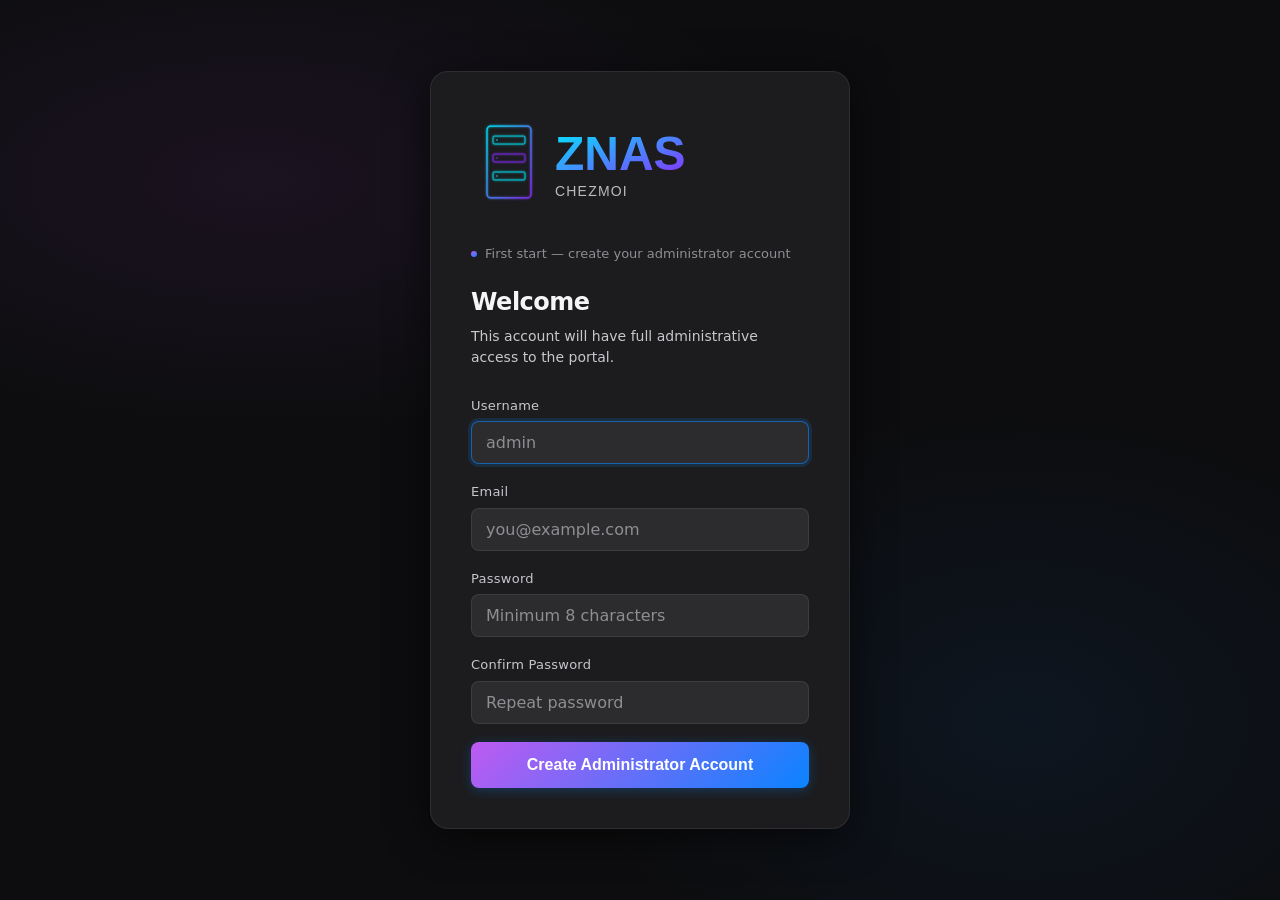
<file: static/setup.html>
<!DOCTYPE html>
<html lang="en">
<head>
  <meta charset="UTF-8">
  <meta name="viewport" content="width=device-width, initial-scale=1.0">
  <title>ZFS NAS — Initial Setup</title>
  <link rel="stylesheet" href="/static/style.css">
  <style>
    .setup-step {
      display: flex;
      align-items: center;
      gap: 8px;
      font-size: 13px;
      color: var(--text-3);
      margin-bottom: 20px;
    }
    .setup-step-dot {
      width: 6px; height: 6px;
      border-radius: 50%;
      background: var(--gradient);
    }
  </style>
</head>
<body>
  <div class="auth-page">
    <div class="auth-card">

      <div class="auth-logo">
        <img src="/static/logo.svg" alt="ZFS NAS" style="height:100px;width:320px;object-fit:contain;">
      </div>

      <div class="setup-step">
        <div class="setup-step-dot"></div>
        First start — create your administrator account
      </div>

      <h1>Welcome</h1>
      <p class="auth-subtitle">This account will have full administrative access to the portal.</p>

      <div id="alert" class="alert alert-error hidden"></div>

      <form id="setup-form" onsubmit="handleSetup(event)">
        <div class="form-group">
          <label for="username">Username</label>
          <input type="text" id="username" name="username"
                 placeholder="admin" autocomplete="username" required autofocus>
        </div>

        <div class="form-group">
          <label for="email">Email</label>
          <input type="email" id="email" name="email"
                 placeholder="you@example.com" autocomplete="email" required>
        </div>

        <div class="form-group">
          <label for="password">Password</label>
          <input type="password" id="password" name="password"
                 placeholder="Minimum 8 characters" autocomplete="new-password" required>
        </div>

        <div class="form-group">
          <label for="confirm_password">Confirm Password</label>
          <input type="password" id="confirm_password" name="confirm_password"
                 placeholder="Repeat password" autocomplete="new-password" required>
        </div>

        <button type="submit" class="btn btn-primary btn-lg" id="submit-btn">
          Create Administrator Account
        </button>
      </form>
    </div>
  </div>

  <script>
    async function handleSetup(e) {
      e.preventDefault();
      const btn = document.getElementById('submit-btn');
      const alert = document.getElementById('alert');
      alert.classList.add('hidden');

      const form = e.target;
      const password = form.password.value;
      const confirm  = form.confirm_password.value;

      if (password !== confirm) {
        showAlert('Passwords do not match.');
        return;
      }

      btn.disabled = true;
      btn.innerHTML = '<span class="spinner"></span> Creating account…';

      try {
        const resp = await fetch('/api/auth/setup', {
          method: 'POST',
          headers: { 'Content-Type': 'application/json' },
          body: JSON.stringify({
            username:         form.username.value.trim(),
            email:            form.email.value.trim(),
            password:         password,
            confirm_password: confirm,
          }),
        });

        const data = await resp.json();

        if (!resp.ok) {
          showAlert(data.error || 'Setup failed. Please try again.');
          btn.disabled = false;
          btn.innerHTML = 'Create Administrator Account';
          return;
        }

        btn.innerHTML = '✓ Account created — redirecting…';
        setTimeout(() => { window.location.href = '/login'; }, 800);

      } catch (err) {
        showAlert('Network error. Is the server reachable?');
        btn.disabled = false;
        btn.innerHTML = 'Create Administrator Account';
      }
    }

    function showAlert(msg) {
      const el = document.getElementById('alert');
      el.textContent = msg;
      el.classList.remove('hidden');
    }
  </script>
</body>
</html>
</file>
<file: static/style.css>
/* ===== ZFS NAS Portal — Global Design System ===== */

:root {
  --bg:          #0d0d0f;
  --surface:     #1c1c1e;
  --surface2:    #2c2c2e;
  --border:      rgba(255, 255, 255, 0.08);
  --border-focus: rgba(10, 132, 255, 0.6);

  --accent-1:    #bf5af2;
  --accent-2:    #0a84ff;
  --accent-3:    #32d74b;
  --accent-4:    #30d158;
  --accent-warn: #ffd60a;
  --accent-danger:#ff453a;
  --zvol-color:  #64d2ff;

  --gradient:    linear-gradient(135deg, var(--accent-1), var(--accent-2));
  --gradient-full: linear-gradient(135deg, #bf5af2, #0a84ff, #32d74b);

  --text:        #f5f5f7;
  --text-2:      #c7c7cc;
  --text-3:      #8e8e93;

  --radius:      12px;
  --radius-sm:   8px;
  --radius-lg:   18px;

  --shadow:      0 4px 24px rgba(0, 0, 0, 0.4);
  --shadow-lg:   0 8px 40px rgba(0, 0, 0, 0.6);
}

/* ===== Light theme overrides ===== */
body.light {
  --bg:          #f2f2f7;
  --surface:     #ffffff;
  --surface2:    #e5e5ea;
  --border:      rgba(0, 0, 0, 0.10);
  --border-focus: rgba(10, 132, 255, 0.6);
  --text:        #1c1c1e;
  --text-2:      #3a3a3c;
  --text-3:      #6c6c70;
  --shadow:      0 4px 24px rgba(0, 0, 0, 0.10);
  --shadow-lg:   0 8px 40px rgba(0, 0, 0, 0.18);
  --accent-warn: #d4a017;
  --zvol-color:  #0071a8;
}
body.light .badge-smbonly { background: rgba(212,160,23,0.15); color: #d4a017; }

*, *::before, *::after { box-sizing: border-box; margin: 0; padding: 0; }

html, body {
  height: 100%;
  background: var(--bg);
  color: var(--text);
  font-family: -apple-system, BlinkMacSystemFont, "SF Pro Display", "Segoe UI",
               system-ui, sans-serif;
  font-size: 15px;
  line-height: 1.5;
  -webkit-font-smoothing: antialiased;
}

a { color: var(--accent-2); text-decoration: none; }
a:hover { text-decoration: underline; }

/* ===== Typography ===== */
.logo {
  font-size: 22px;
  font-weight: 700;
  letter-spacing: -0.5px;
  background: var(--gradient-full);
  -webkit-background-clip: text;
  -webkit-text-fill-color: transparent;
  background-clip: text;
  filter: drop-shadow(0 0 12px rgba(191, 90, 242, 0.35));
}

h1 { font-size: 28px; font-weight: 700; letter-spacing: -0.5px; }
h2 { font-size: 20px; font-weight: 600; }
h3 { font-size: 16px; font-weight: 600; }

.text-2 { color: var(--text-2); }
.text-3 { color: var(--text-3); }
.text-sm { font-size: 13px; }
.text-xs { font-size: 11px; }

/* ===== Cards / Panels ===== */
.card {
  background: var(--surface);
  border: 1px solid var(--border);
  border-radius: var(--radius);
  padding: 24px;
  break-inside: avoid;
  margin-bottom: 20px;
}

.card-sm {
  background: var(--surface);
  border: 1px solid var(--border);
  border-radius: var(--radius-sm);
  padding: 16px;
}

/* ===== Buttons ===== */
.btn {
  display: inline-flex;
  align-items: center;
  gap: 6px;
  padding: 10px 20px;
  border-radius: var(--radius-sm);
  font-size: 14px;
  font-weight: 600;
  cursor: pointer;
  border: none;
  transition: opacity 0.15s, transform 0.1s;
  white-space: nowrap;
}
.btn:active { transform: scale(0.97); }
.btn:disabled { opacity: 0.4; cursor: not-allowed; }

.btn-primary {
  background: var(--gradient);
  color: #fff;
  box-shadow: 0 2px 12px rgba(10, 132, 255, 0.3);
}
.btn-primary:hover:not(:disabled) { opacity: 0.88; }

.btn-ghost {
  background: transparent;
  color: var(--text-2);
  border: 1px solid var(--border);
}
.btn-ghost:hover:not(:disabled) { background: var(--surface2); color: var(--text); }

.btn-danger {
  background: var(--accent-danger);
  color: #fff;
}
.btn-danger:hover:not(:disabled) { opacity: 0.85; }

.btn-sm { padding: 6px 14px; font-size: 13px; }
.btn-lg { padding: 14px 28px; font-size: 16px; width: 100%; justify-content: center; }

/* ===== Forms ===== */
.form-group {
  display: flex;
  flex-direction: column;
  gap: 6px;
  margin-bottom: 18px;
}

label {
  font-size: 13px;
  font-weight: 500;
  color: var(--text-2);
  letter-spacing: 0.02em;
}

input[type="text"],
input[type="email"],
input[type="password"],
input[type="number"],
select,
textarea {
  background: var(--surface2);
  border: 1px solid var(--border);
  border-radius: var(--radius-sm);
  color: var(--text);
  font-size: 16px; /* 16px minimum prevents iOS auto-zoom on focus */
  padding: 11px 14px;
  outline: none;
  transition: border-color 0.15s, box-shadow 0.15s;
  width: 100%;
  font-family: inherit;
}

input:focus, select:focus, textarea:focus {
  border-color: var(--border-focus);
  box-shadow: 0 0 0 3px rgba(10, 132, 255, 0.15);
}

input::placeholder { color: var(--text-3); }

/* ===== Alerts ===== */
.alert {
  padding: 12px 16px;
  border-radius: var(--radius-sm);
  font-size: 14px;
  margin-bottom: 16px;
}
.alert-error {
  background: rgba(255, 69, 58, 0.12);
  border: 1px solid rgba(255, 69, 58, 0.3);
  color: #ff6b61;
}
.alert-success {
  background: rgba(50, 215, 75, 0.12);
  border: 1px solid rgba(50, 215, 75, 0.3);
  color: var(--accent-3);
}
.alert-info {
  background: rgba(10, 132, 255, 0.12);
  border: 1px solid rgba(10, 132, 255, 0.3);
  color: #5aafff;
}

/* ===== Badge / Pill ===== */
.badge {
  display: inline-block;
  padding: 2px 9px;
  border-radius: 99px;
  font-size: 11px;
  font-weight: 600;
  letter-spacing: 0.03em;
}
.badge-admin   { background: rgba(191,90,242,0.18); color: #d47fff; }
.badge-readonly { background: rgba(10,132,255,0.15); color: #5aafff; }
.badge-smbonly { background: rgba(255,214,10,0.15); color: #ffd60a; }
.badge-ok      { background: rgba(50,215,75,0.15); color: var(--accent-3); }
.badge-error   { background: rgba(255,69,58,0.15); color: var(--accent-danger); }

/* ===== Spinner ===== */
@keyframes spin { to { transform: rotate(360deg); } }
.spinner {
  width: 18px; height: 18px;
  border: 2px solid var(--border);
  border-top-color: var(--accent-2);
  border-radius: 50%;
  animation: spin 0.7s linear infinite;
  display: inline-block;
}

/* ===== Divider ===== */
.divider {
  height: 1px;
  background: var(--border);
  margin: 20px 0;
}

/* ===== Auth layout (login / setup pages) ===== */
.auth-page {
  min-height: 100vh;
  min-height: 100dvh;
  display: flex;
  align-items: center;
  justify-content: center;
  padding: 24px;
  background:
    radial-gradient(ellipse 60% 40% at 20% 20%, rgba(191,90,242,0.08) 0%, transparent 70%),
    radial-gradient(ellipse 50% 50% at 80% 80%, rgba(10,132,255,0.07) 0%, transparent 70%),
    var(--bg);
}

.auth-card {
  background: var(--surface);
  border: 1px solid var(--border);
  border-radius: var(--radius-lg);
  padding: 40px;
  width: 100%;
  max-width: 420px;
  box-shadow: var(--shadow-lg);
}

.auth-logo {
  display: flex;
  align-items: center;
  gap: 10px;
  margin-bottom: 32px;
}

.auth-logo-icon {
  width: 40px; height: 40px;
  border-radius: 10px;
  background: var(--gradient);
  display: flex; align-items: center; justify-content: center;
  font-size: 20px;
  box-shadow: 0 4px 16px rgba(191,90,242,0.3);
}

.auth-card h1 {
  font-size: 24px;
  margin-bottom: 6px;
}

.auth-subtitle {
  color: var(--text-2);
  font-size: 14px;
  margin-bottom: 28px;
}

/* ===== Main app layout ===== */
.app-layout {
  display: flex;
  height: 100vh;
  height: 100dvh; /* iOS Safari: dynamic viewport excludes browser chrome */
  overflow: hidden;
}

/* Sidebar */
.sidebar {
  width: 190px;
  min-width: 190px;
  background: var(--surface);
  border-right: 1px solid var(--border);
  display: flex;
  flex-direction: column;
  padding: 20px 0;
  overflow-y: auto;
  overflow-x: hidden;
}

.sidebar-header {
  padding: 0 20px 20px;
  border-bottom: 1px solid var(--border);
  margin-bottom: 12px;
}

.sidebar-header .logo {
  font-size: 18px;
}

.sidebar-section {
  padding: 6px 12px;
  font-size: 10px;
  font-weight: 700;
  letter-spacing: 0.1em;
  color: var(--text-3);
  text-transform: uppercase;
  margin-top: 12px;
}

.nav-item {
  display: flex;
  align-items: center;
  gap: 10px;
  padding: 9px 20px;
  font-size: 14px;
  font-weight: 500;
  color: var(--text-2);
  cursor: pointer;
  border-radius: 0;
  transition: background 0.1s, color 0.1s;
  border: none;
  background: none;
  width: 100%;
  text-align: left;
}
.nav-item:hover { background: var(--surface2); color: var(--text); }
.nav-item.active {
  background: rgba(10, 132, 255, 0.12);
  color: var(--accent-2);
  font-weight: 600;
}

.nav-icon { width: 18px; text-align: center; font-size: 16px; opacity: 0.8; }

/* Main content */
.main-content {
  flex: 1;
  display: flex;
  flex-direction: column;
  overflow: hidden;
}

/* Top bar with pool chart — border-bottom only when io-bar is hidden */
.topbar {
  background: var(--surface);
  border-bottom: 1px solid var(--border);
  padding: 8px 16px;
  flex-shrink: 0;
}
/* When io-bar is visible it follows immediately and provides its own border-bottom,
   so suppress the topbar separator to keep capacity bar + IO graphs visually merged. */
.topbar:has(+ #io-bar.io-bar-visible) {
  border-bottom: none;
}

.topbar-inner {
  display: grid;
  grid-template-columns: 1fr auto 1fr;
  align-items: center;
  margin-bottom: 10px;
}

.topbar-title {
  font-size: 13px;
  font-weight: 600;
  color: var(--text-2);
  justify-self: start;
}

/* Pool bar chart — liquid cylinder */
.pool-bar-container {
  height: 44px;
  background: var(--surface2);
  border-radius: 22px;
  overflow: hidden;
  position: relative;
  display: flex;
  box-shadow:
    inset 0 2px 6px rgba(0,0,0,0.55),
    inset 0 -1px 3px rgba(255,255,255,0.04),
    0 1px 0 rgba(255,255,255,0.04);
}
/* Glass highlight overlay */
.pool-bar-container::after {
  content: '';
  position: absolute;
  inset: 0;
  border-radius: 22px;
  background: linear-gradient(
    180deg,
    rgba(255,255,255,0.16) 0%,
    rgba(255,255,255,0.04) 40%,
    transparent 60%
  );
  pointer-events: none;
  z-index: 5;
}

.pool-bar-segment {
  height: 100%;
  display: flex;
  align-items: center;
  justify-content: center;
  font-size: 11px;
  font-weight: 600;
  color: rgba(255,255,255,0.92);
  cursor: pointer;
  transition: filter 0.15s;
  white-space: nowrap;
  overflow: hidden;
  min-width: 0;
  position: relative;
  text-shadow: 0 1px 3px rgba(0,0,0,0.5);
}
.pool-bar-segment:hover { filter: brightness(1.2); z-index: 4; }

.pool-bar-legend {
  display: flex;
  flex-wrap: wrap;
  gap: 12px;
  margin-top: 8px;
}

.pool-bar-legend-item {
  display: flex;
  align-items: center;
  gap: 6px;
  font-size: 12px;
  color: var(--text-2);
  cursor: pointer;
}

.pool-bar-legend-dot {
  width: 8px; height: 8px;
  border-radius: 50%;
  flex-shrink: 0;
}

/* Pages container — wraps all page divs, handles scrolling */
.pages-container {
  flex: 1;
  overflow-y: auto;
  min-height: 0;
}

/* Individual page */
.page {
  padding: 28px 32px;
}

.page-header {
  display: flex;
  align-items: center;
  justify-content: space-between;
  margin-bottom: 24px;
}

/* ===== Tables ===== */
.table-wrap {
  border: 1px solid var(--border);
  border-radius: var(--radius);
  overflow-x: auto;
  -webkit-overflow-scrolling: touch;
}

table {
  width: 100%;
  border-collapse: collapse;
}

thead tr {
  background: var(--surface2);
}

th {
  padding: 11px 16px;
  font-size: 12px;
  font-weight: 600;
  text-transform: uppercase;
  letter-spacing: 0.05em;
  color: var(--text-3);
  text-align: center;
  vertical-align: middle;
}

td {
  padding: 13px 16px;
  font-size: 14px;
  border-top: 1px solid var(--border);
}

tr:hover td { background: rgba(255,255,255,0.02); }

/* ===== User avatar ===== */
.avatar {
  width: 32px; height: 32px;
  border-radius: 50%;
  background: var(--gradient);
  display: inline-flex;
  align-items: center;
  justify-content: center;
  font-size: 13px;
  font-weight: 700;
  color: #fff;
  flex-shrink: 0;
}

/* ===== Modal ===== */
.modal-backdrop {
  position: fixed; inset: 0;
  background: rgba(0, 0, 0, 0.6);
  backdrop-filter: blur(4px);
  display: flex;
  align-items: center;
  justify-content: center;
  z-index: 100;
  padding: 24px;
}

.modal {
  background: var(--surface);
  border: 1px solid var(--border);
  border-radius: var(--radius-lg);
  padding: 32px;
  width: 100%;
  max-width: 480px;
  box-shadow: var(--shadow-lg);
  max-height: calc(100vh - 48px);
  overflow-y: auto;
}

.modal-header {
  display: flex;
  align-items: center;
  justify-content: space-between;
  margin-bottom: 24px;
}

.modal-close {
  background: none;
  border: none;
  color: var(--text-3);
  font-size: 20px;
  cursor: pointer;
  padding: 4px;
  line-height: 1;
}
.modal-close:hover { color: var(--text); }

.modal-body {
  padding-bottom: 4px;
}

.modal-footer {
  display: flex;
  align-items: center;
  justify-content: flex-end;
  gap: 8px;
  margin-top: 28px;
  padding-top: 16px;
  border-top: 1px solid var(--border);
}

/* ===== Terminal Panel ===== */
.term-panel {
  flex-shrink: 0;
  display: flex;
  flex-direction: column;
  height: 460px;
  background: #0d0d0f;
  border-top: 2px solid var(--accent-2);
}
.term-panel.hidden { display: none; }
.term-panel-header {
  display: flex;
  align-items: center;
  gap: 10px;
  padding: 0 16px;
  height: 36px;
  flex-shrink: 0;
  background: var(--surface);
  border-bottom: 1px solid var(--border);
}

/* ===== Activity Bar (bottom of main content) ===== */
.activity-bar {
  flex-shrink: 0;
  background: var(--surface);
  border-top: 1px solid var(--border);
  transition: height 0.2s cubic-bezier(.4,0,.2,1);
  overflow: hidden;
  display: flex;
  flex-direction: column;
}
.activity-bar.collapsed { height: 38px; }
.activity-bar.expanded  { height: 220px; }

.activity-bar-header {
  display: flex;
  align-items: center;
  gap: 10px;
  padding: 0 20px;
  height: 38px;
  cursor: pointer;
  flex-shrink: 0;
  user-select: none;
}
.activity-bar-header:hover { background: rgba(255,255,255,0.03); }
.activity-bar-title { font-size: 12px; font-weight: 600; color: var(--text-2); }
.activity-bar-body {
  flex: 1;
  overflow-y: auto;
  padding: 0 20px 12px;
  display: flex;
  flex-direction: column;
  gap: 0;
}

.ab-row {
  display: flex;
  align-items: flex-start;
  gap: 10px;
  padding: 6px 0;
  border-bottom: 1px solid rgba(255,255,255,0.04);
  font-size: 12px;
  line-height: 1.4;
}
.ab-row:last-child { border-bottom: none; }
.ab-time { color: var(--text-3); white-space: nowrap; min-width: 110px; }
.ab-icon { flex-shrink: 0; }
.ab-user { font-weight: 600; color: var(--text); }
.ab-action { color: var(--text-2); }
.ab-target { color: var(--text-3); }
.ab-job-row {
  display: flex;
  align-items: center;
  gap: 10px;
  padding: 6px 0;
  font-size: 12px;
  color: var(--accent-2);
  border-bottom: 1px solid rgba(255,255,255,0.04);
}

/* ===== Prereqs Modal ===== */
#prereq-list {
  display: grid;
  grid-template-columns: repeat(auto-fill, minmax(280px, 1fr));
  column-gap: 32px;
}
.prereq-row {
  display: flex;
  align-items: center;
  justify-content: space-between;
  padding: 10px 0;
  border-bottom: 1px solid var(--border);
  font-size: 14px;
}
.prereq-name { font-weight: 600; }
.prereq-desc { font-size: 12px; color: var(--text-2); margin-top: 2px; }

/* Stream output box (install / update output) */
.stream-box {
  background: #0a0a0c;
  border: 1px solid var(--border);
  border-radius: var(--radius-sm);
  padding: 12px;
  font-family: "SF Mono", "Fira Code", monospace;
  font-size: 12px;
  color: #b4f0a0;
  height: 240px;
  overflow-y: auto;
  white-space: pre-wrap;
  word-break: break-all;
  margin-top: 12px;
}

/* ===== Misc utils ===== */
.flex { display: flex; }
.flex-col { flex-direction: column; }
.items-center { align-items: center; }
.justify-between { justify-content: space-between; }
.gap-2 { gap: 8px; }
.gap-3 { gap: 12px; }
.gap-4 { gap: 16px; }
.mt-2 { margin-top: 8px; }
.mt-4 { margin-top: 16px; }
.mb-4 { margin-bottom: 16px; }
.w-full { width: 100%; }
.hidden { display: none !important; }

/* ===== Responsive: slim icon-only sidebar on small screens ===== */
@media (max-width: 600px) {
  .sidebar {
    width: 52px;
    min-width: 52px;
    padding: 8px 0;
  }
  .sidebar-header {
    display: none;
  }
  .sidebar-section {
    display: none;
  }
  .nav-label {
    display: none;
  }
  .nav-item {
    justify-content: center;
    padding: 11px 0;
    gap: 0;
  }
  .nav-icon {
    width: auto;
    font-size: 20px;
    opacity: 0.85;
  }
  .nav-item.active .nav-icon {
    opacity: 1;
  }
  .sidebar-footer {
    display: none;
  }
  .nav-dot {
    display: none !important;
  }
  .sidebar-collapse-row {
    display: none;
  }
}

/* Collapse-button row — sits in the existing margin gap above the first sidebar section */
.sidebar-collapse-row {
  display: flex;
  justify-content: flex-end;
  padding: 2px 10px 0;
}

/* ===== Programmatic compact sidebar (mirrors the responsive media query above) ===== */
.sidebar.sidebar-compact {
  width: 52px;
  min-width: 52px;
  padding: 8px 0;
}
.sidebar.sidebar-compact .sidebar-header { display: none; }
.sidebar.sidebar-compact .sidebar-section { display: none; }
.sidebar.sidebar-compact .nav-label { display: none; }
.sidebar.sidebar-compact .nav-item { justify-content: center; padding: 11px 0; gap: 0; }
.sidebar.sidebar-compact .nav-icon { width: auto; font-size: 20px; opacity: 0.85; }
.sidebar.sidebar-compact .nav-item.active .nav-icon { opacity: 1; }
.sidebar.sidebar-compact .sidebar-footer { display: none; }
.sidebar.sidebar-compact .nav-dot { display: none !important; }
.sidebar.sidebar-compact .sidebar-collapse-row { display: none; }
.sidebar.sidebar-compact #sidebar-expand-btn { display: flex !important; }

/* ===== Capacity Trend page ===== */
.cap-range-btn {
  padding: 4px 12px;
  font-size: 12px;
  font-weight: 600;
  border-radius: 6px;
  border: 1px solid var(--border);
  background: transparent;
  color: var(--text-2);
  cursor: pointer;
  transition: background .15s, color .15s;
}
.cap-range-btn:hover {
  background: var(--surface-2);
  color: var(--text);
}
.cap-range-btn.active {
  background: rgba(10,132,255,0.15);
  border-color: rgba(10,132,255,0.4);
  color: var(--accent-2);
}
.cap-selector-panel {
  position: absolute;
  top: calc(100% + 4px);
  left: 0;
  z-index: 50;
  background: var(--surface);
  border: 1px solid var(--border);
  border-radius: 10px;
  padding: 16px;
  min-width: 340px;
  box-shadow: var(--shadow);
}

/* Capacity Trend — inner tab bar */
.cap-tab {
  padding: 8px 18px;
  font-size: 13px;
  font-weight: 600;
  border: none;
  background: none;
  cursor: pointer;
  color: var(--text-2);
  border-bottom: 2px solid transparent;
  margin-bottom: -1px;
  border-radius: 0;
  transition: color .15s, border-color .15s;
}
.cap-tab:hover { color: var(--text); }
.cap-tab.active {
  color: var(--accent-2);
  border-bottom-color: var(--accent-2);
}

/* Responsive scan-time label in Dataset Tree Usage tab */
.cap-scan-short { display: none; }
@media (max-width: 680px) {
  .cap-scan-long  { display: none; }
  .cap-scan-short { display: inline; }
}

/* ===== Row burger menu ===== */
.row-menu-btn {
  background: none; border: 1px solid transparent; border-radius: var(--radius-sm);
  color: var(--text-2); cursor: pointer; font-size: 18px; line-height: 1;
  padding: 2px 8px; transition: background .15s, border-color .15s;
}
.row-menu-btn:hover { background: var(--surface2); border-color: var(--border); color: var(--text-1); }
.row-menu-dropdown {
  /* appended to <body> with position:fixed set inline — escapes table overflow clipping */
  z-index: 9999;
  background: var(--surface); border: 1px solid var(--border); border-radius: var(--radius);
  box-shadow: 0 4px 16px rgba(0,0,0,.45); min-width: 170px; overflow: hidden;
}
.row-menu-dropdown button {
  display: block; width: 100%; text-align: left; background: none; border: none;
  color: var(--text-1); cursor: pointer; font-size: 13px; padding: 9px 14px;
  transition: background .12s;
}
.row-menu-dropdown button:hover { background: var(--surface2); }
.row-menu-dropdown button.danger { color: var(--accent-danger); }
.row-menu-dropdown .menu-sep {
  border: none; border-top: 1px solid var(--border); margin: 3px 0;
}

/* ===== ARC Level 1 Modal ===== */
.arc-stat-card {
  background: var(--surface2); border: 1px solid var(--border); border-radius: var(--radius);
  padding: 12px 14px; display: flex; flex-direction: column; gap: 4px;
}
.arc-stat-card .arc-card-label {
  font-size: 11px; text-transform: uppercase; letter-spacing: .06em; color: var(--text-3);
  display: flex; align-items: center; gap: 4px;
}
.arc-stat-card .arc-card-value {
  font-size: 18px; font-weight: 700; color: var(--text-1);
}
.arc-bar-row { margin-bottom: 8px; }
.arc-bar-row .arc-bar-label {
  display: flex; justify-content: space-between; font-size: 12px; color: var(--text-2);
  margin-bottom: 4px;
}
.arc-bar-track {
  height: 7px; background: var(--surface2); border-radius: 4px; overflow: hidden;
}
.arc-bar-fill {
  height: 100%; border-radius: 4px; transition: width .4s ease;
}
.arc-max-opt {
  padding: 10px 14px; cursor: pointer; border-bottom: 1px solid var(--border);
  transition: background .12s;
}
.arc-max-opt:last-child { border-bottom: none; }
.arc-max-opt:hover { background: var(--surface2); }
.arc-max-opt-active { background: rgba(10,132,255,0.10); }
.arc-max-opt-active:hover { background: rgba(10,132,255,0.15); }

/* iSCSI SVG icon — invert for dark theme (SVG has dark strokes) */
.iscsi-icon { width: 16px; height: 16px; display: inline-block; vertical-align: middle; filter: invert(1) brightness(1.2); }
body.light .iscsi-icon { filter: none; }

/* UPS top-bar widget */
.ups-topbar-widget { transition: background .15s; border-radius: var(--radius-sm); }
.ups-topbar-widget:hover { background: var(--surface2); }
.ups-state-badge {
  font-size: 10px; font-weight: 700; padding: 1px 4px;
  border-radius: 3px; white-space: nowrap;
}
.ups-badge-online  { background: rgba(48,209,88,0.18);  color: #30d158; }
.ups-badge-batt    { background: rgba(255,159,10,0.18);  color: #ff9f0a; }
.ups-badge-low     { background: rgba(255,69,58,0.18);   color: #ff453a; }
@keyframes upsBlink { 0%,100% { opacity:1; } 50% { opacity:0; } }
</file>
